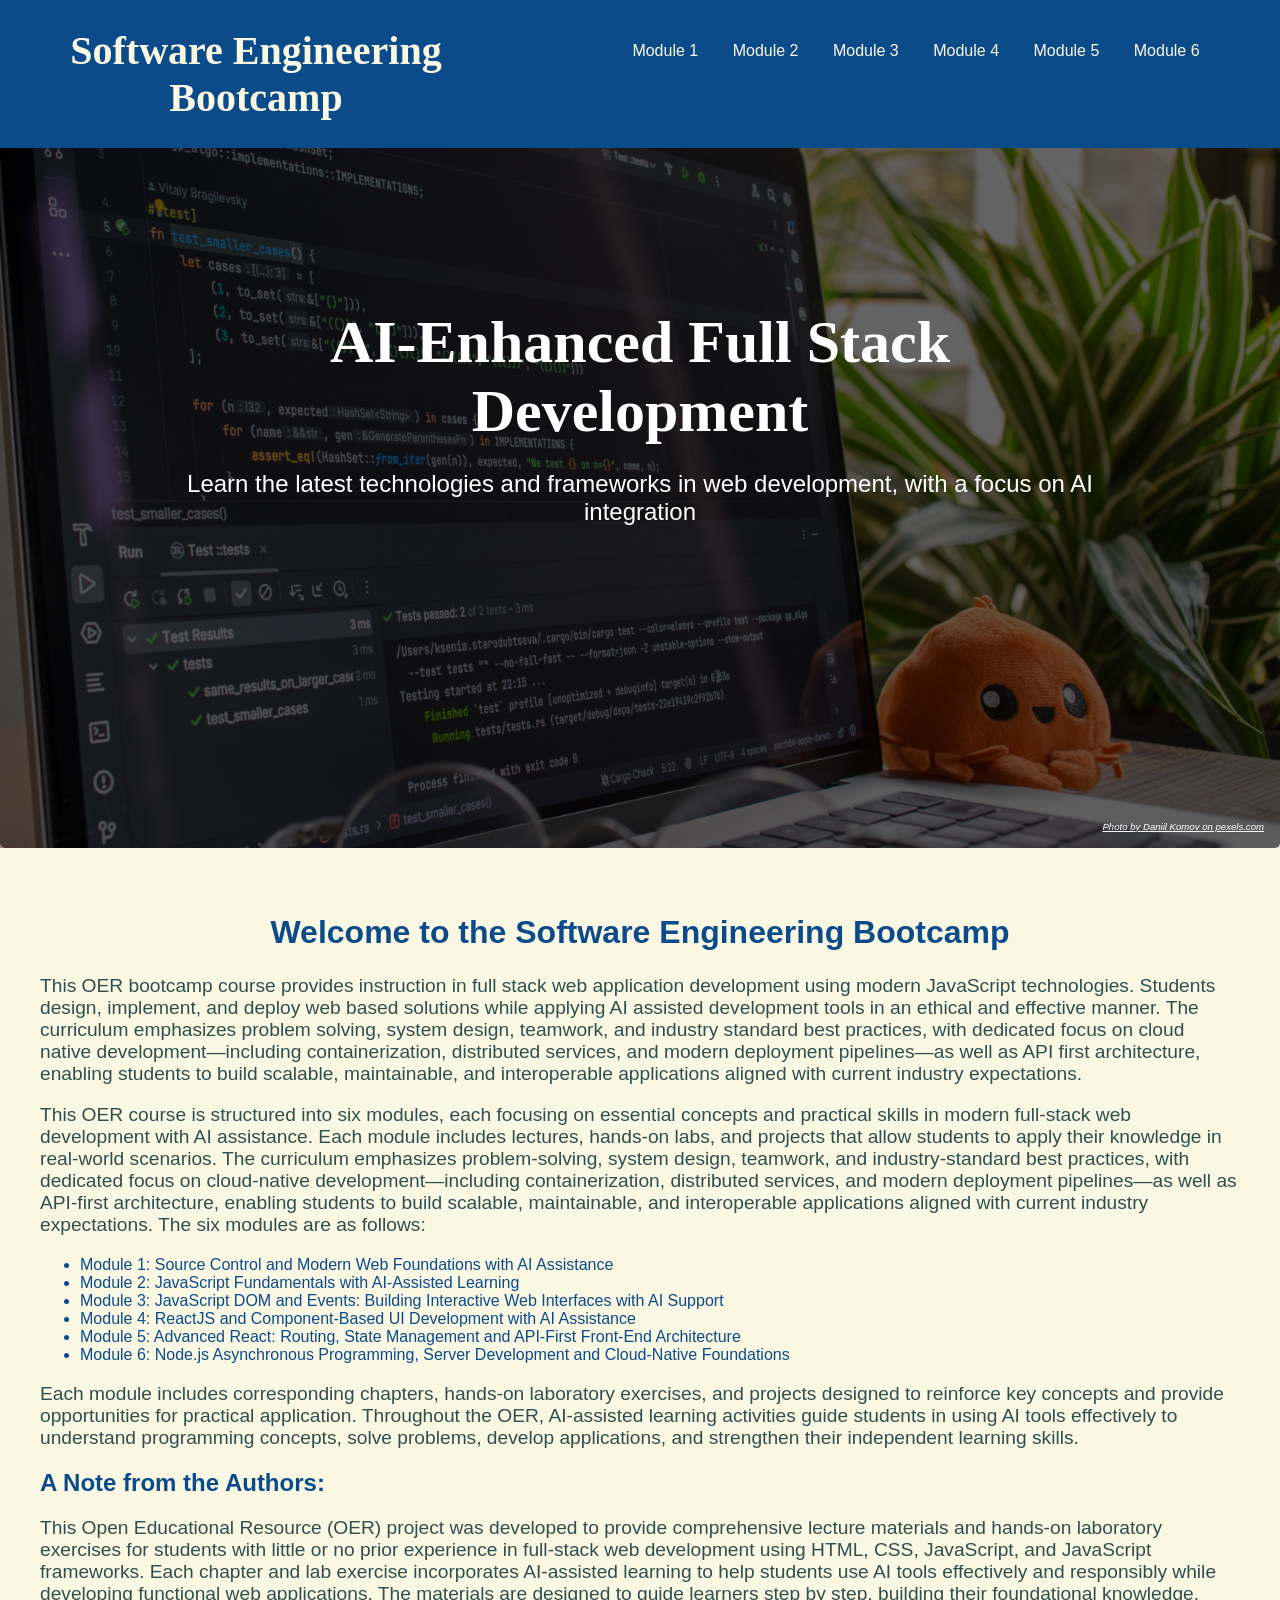
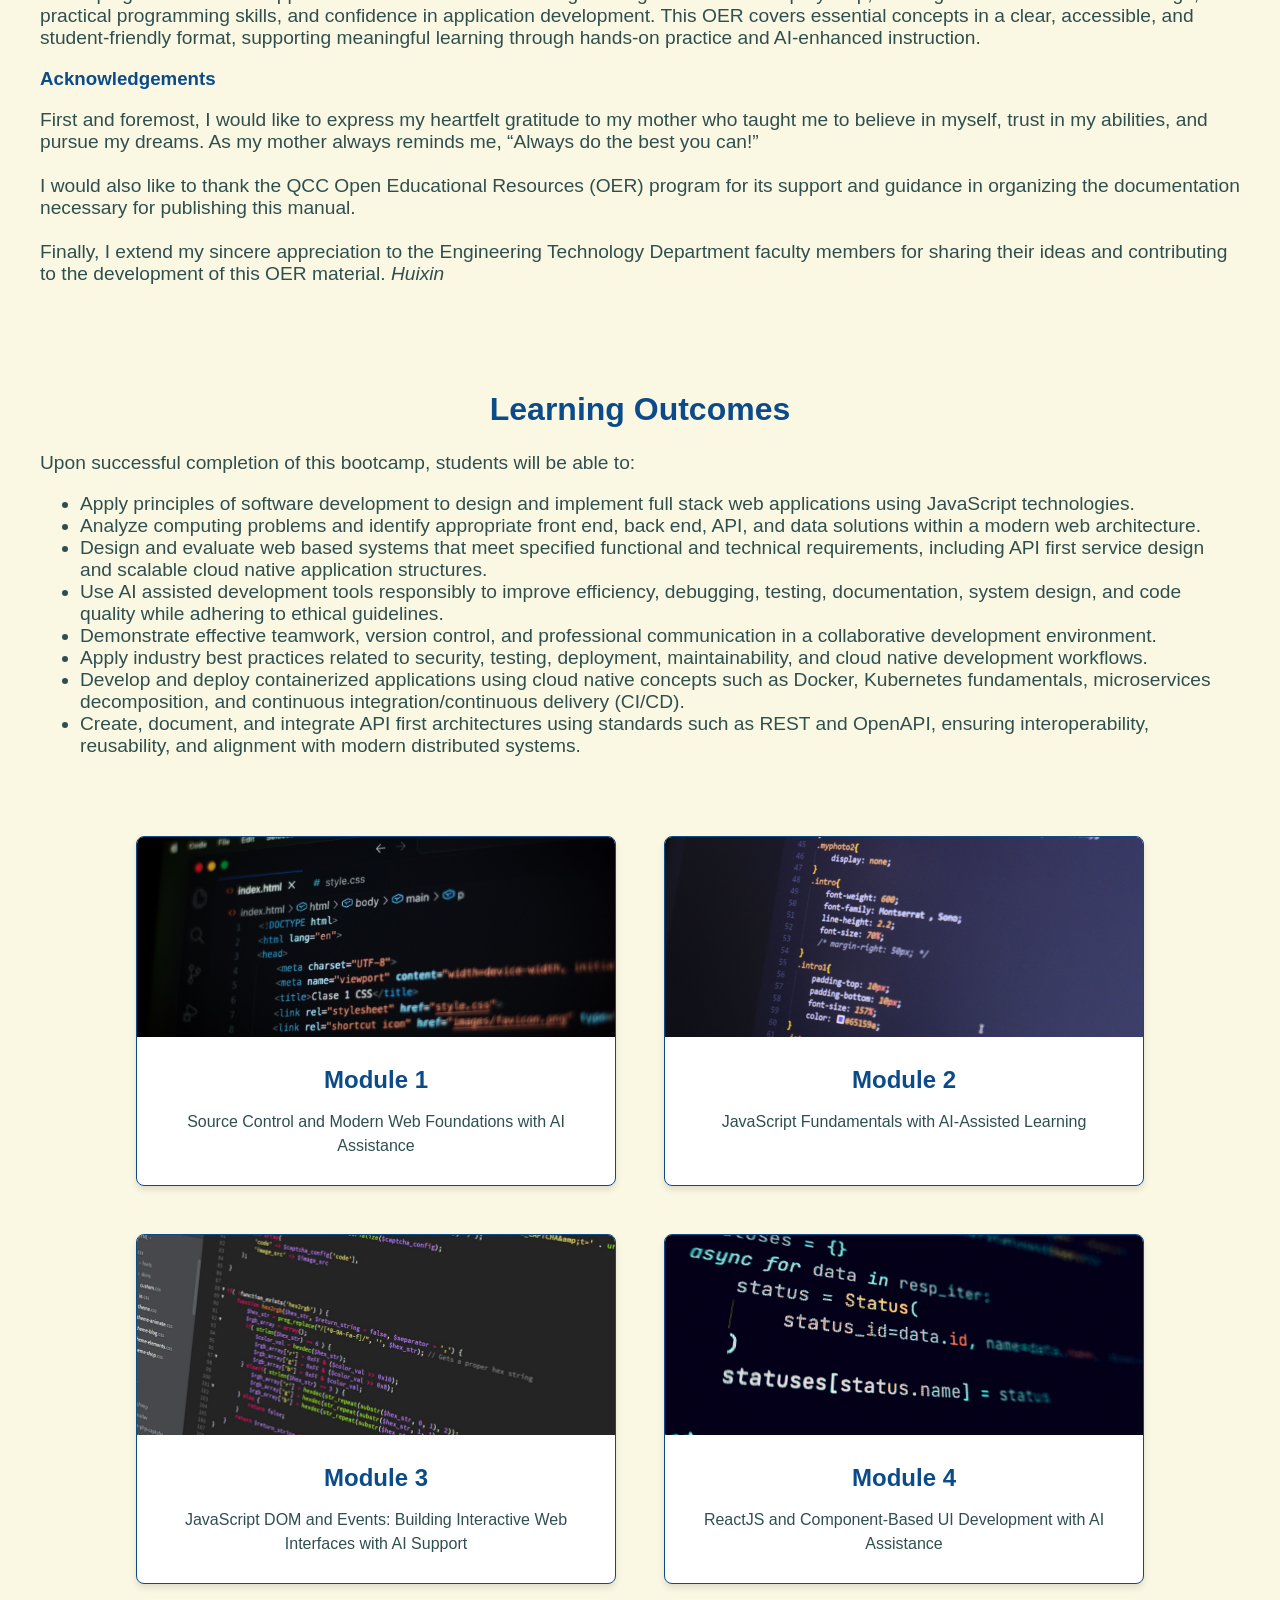
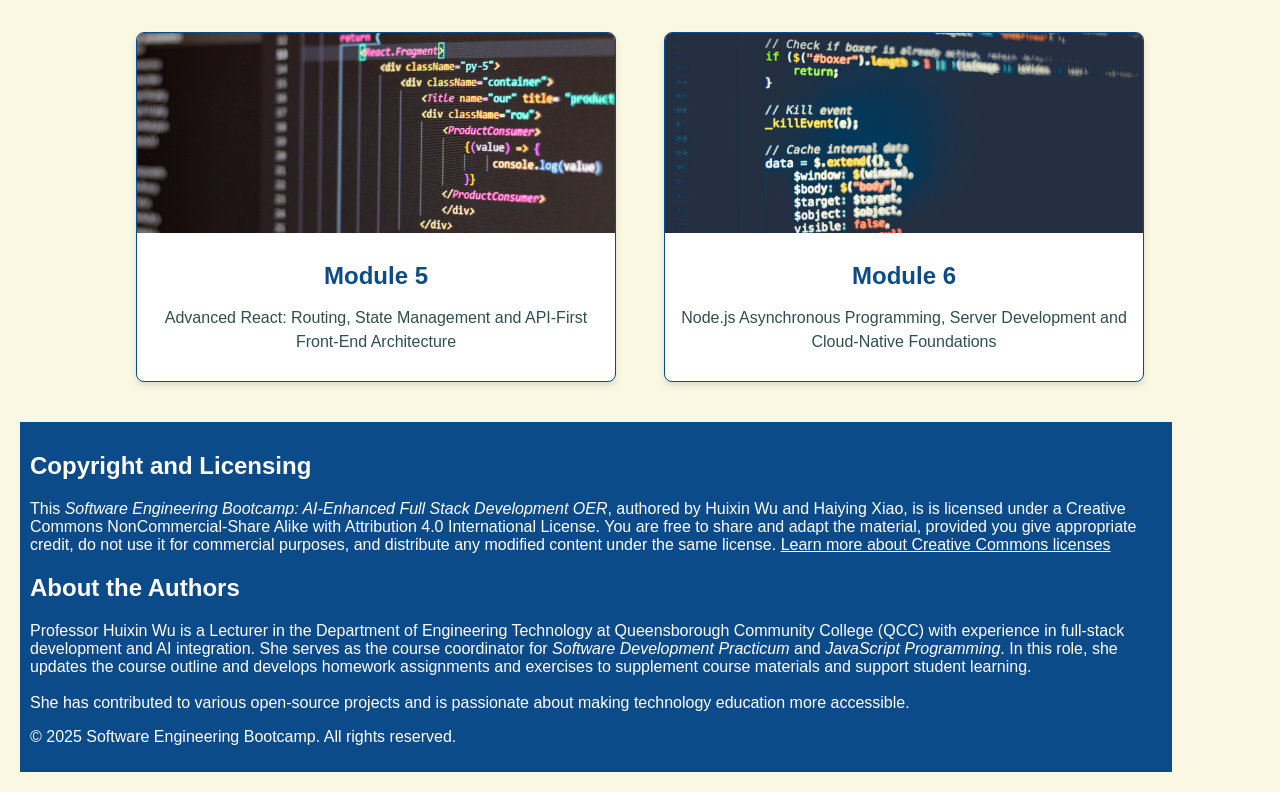
<file: index.html>
<!DOCTYPE html>
<html lang="en">

<head>
    <meta charset="UTF-8">
    <meta name="viewport" content="width=device-width, initial-scale=1.0">
    <title>Software Engineering Bootcamp</title>
    <link rel="stylesheet" href="public/styles/main.css">
</head>

<body>
    <header>
        <h1 class="title">Software Engineering Bootcamp</h1>
        <nav class="navigation">
            <ul class="nav-home">
                <li><a href="src/modules/templates/module1.html">Module 1</a></li>
                <li><a href="src/modules/templates/module2.html">Module 2</a></li>
                <li><a href="src/modules/templates/module3.html">Module 3</a></li>
                <li><a href="src/modules/templates/module4.html">Module 4</a></li>
                <li><a href="src/modules/templates/module5.html">Module 5</a></li>
                <li><a href="src/modules/templates/module6.html">Module 6</a></li>
            </ul>
            <button class="nav-toggle" aria-label="Toggle navigation">&#9776;</button>
            <ul class="nav-menu">
                <li><a href="src/modules/templates/module1.html">Module 1</a></li>
                <li><a href="src/modules/templates/module2.html">Module 2</a></li>
                <li><a href="src/modules/templates/module3.html">Module 3</a></li>
                <li><a href="src/modules/templates/module4.html">Module 4</a></li>
                <li><a href="src/modules/templates/module5.html">Module 5</a></li>
                <li><a href="src/modules/templates/module6.html">Module 6</a></li>
            </ul>
        </nav>
    </header>
    <main>
        <!-- introduction image-->
        <section class="hero">
            <div class="hero-text">
                <h2>AI-Enhanced Full Stack Development</h2>
                <p>Learn the latest technologies and frameworks in web development, with a focus on AI integration</p>
            </div>
            <a class="copyright_img"
                href="https://www.pexels.com/photo/laptop-with-code-display-and-orange-plush-toy-34804009/"
                target="_blank" rel="noopener noreferrer">Photo by Daniil Komov on pexels.com</a>
        </section>

        <section class="introduction">
            <h2 class="subtitle">Welcome to the Software Engineering Bootcamp</h2>
            <p class="text_paragraph">This OER bootcamp course provides instruction in full stack web application
                development using modern JavaScript technologies. Students design, implement, and deploy web based
                solutions while applying AI assisted development tools in an ethical and effective manner. The
                curriculum emphasizes problem solving, system design, teamwork, and industry standard best practices,
                with dedicated focus on cloud native development—including containerization, distributed services, and
                modern deployment pipelines—as well as API first architecture, enabling students to build scalable,
                maintainable, and interoperable applications aligned with current industry expectations.
            <p class="text_paragraph">
                This OER course is structured into six modules, each focusing on essential concepts and practical skills
                in modern full-stack web development with AI assistance. Each module includes lectures, hands-on labs,
                and projects that allow students to apply their knowledge in real-world scenarios. The curriculum
                emphasizes problem-solving, system design, teamwork, and industry-standard best practices, with
                dedicated focus on cloud-native development—including containerization, distributed services, and modern
                deployment pipelines—as well as API-first architecture, enabling students to build scalable,
                maintainable, and interoperable applications aligned with current industry expectations. The six modules
                are as follows:
            <ul>
                <li>Module 1: Source Control and Modern Web Foundations with AI Assistance</li>
                <li>Module 2: JavaScript Fundamentals with AI-Assisted Learning</li>
                <li>Module 3: JavaScript DOM and Events: Building Interactive Web Interfaces with AI Support</li>
                <li>Module 4: ReactJS and Component-Based UI Development with AI Assistance</li>
                <li>Module 5: Advanced React: Routing, State Management and API-First Front-End Architecture</li>
                <li>Module 6: Node.js Asynchronous Programming, Server Development and Cloud-Native Foundations</li>
            </ul>
            </p>
            <p class="text_paragraph">
                Each module includes corresponding chapters, hands-on laboratory exercises, and projects designed to
                reinforce key concepts and provide opportunities for practical application. Throughout the OER,
                AI-assisted learning activities guide students in using AI tools effectively to understand programming
                concepts, solve problems, develop applications, and strengthen their independent learning skills.
            </p>
            </p>
            <h2>A Note from the Authors:</h2>
            <p class="text_paragraph">
                This Open Educational Resource (OER) project was developed to provide comprehensive lecture materials
                and hands-on laboratory exercises for students with little or no prior experience in full-stack web
                development using HTML, CSS, JavaScript, and JavaScript frameworks. Each chapter and lab exercise
                incorporates AI-assisted learning to help students use AI tools effectively and responsibly while
                developing functional web applications. The materials are designed to guide learners step by step,
                building their foundational knowledge, practical programming skills, and confidence in application
                development. This OER covers essential concepts in a clear, accessible, and student-friendly format,
                supporting meaningful learning through hands-on practice and AI-enhanced instruction.
            </p>

            <h3>Acknowledgements</h3>
            <p class="text_paragraph">
                First and foremost, I would like to express my heartfelt gratitude to my mother who taught me to believe
                in myself, trust in my abilities, and pursue my dreams. As my mother always reminds me, “Always do the
                best you can!”
                <br><br>
                I would also like to thank the QCC Open Educational Resources (OER) program for its support and guidance
                in organizing the documentation necessary for publishing this manual.
                <br><br>
                Finally, I extend my sincere appreciation to the Engineering Technology Department faculty members for
                sharing their ideas and contributing to the development of this OER material.
                <em>Huixin</em>
            </p>
        </section>

        <section class="learning-outcomes">
            <h2 class="subtitle">Learning Outcomes</h2>
            <div class="text_paragraph">Upon successful completion of this bootcamp, students will be able to:
                <ul>
                    <li>Apply principles of software development to design and implement full stack web applications
                        using JavaScript technologies.</li>
                    <li>Analyze computing problems and identify appropriate front end, back end, API, and data solutions
                        within a modern web architecture.</li>
                    <li>Design and evaluate web based systems that meet specified functional and technical requirements,
                        including API first service design and scalable cloud native application structures.</li>
                    <li>Use AI assisted development tools responsibly to improve efficiency, debugging, testing,
                        documentation, system design, and code quality while adhering to ethical guidelines.</li>
                    <li>Demonstrate effective teamwork, version control, and professional communication in a
                        collaborative development environment.</li>
                    <li>Apply industry best practices related to security, testing, deployment, maintainability, and
                        cloud native development workflows.</li>
                    <li> Develop and deploy containerized applications using cloud native concepts such as Docker,
                        Kubernetes fundamentals, microservices decomposition, and continuous integration/continuous
                        delivery (CI/CD).
                    </li>
                    <li>Create, document, and integrate API first architectures using standards such as REST and
                        OpenAPI, ensuring interoperability, reusability, and alignment with modern distributed systems.
                    </li>
                </ul>
            </div>

        </section>

        <section class="card-container" id="module-cards">

            <div class="card">
                <a href="src/modules/templates/module1.html" class="card-link">
                    <img src="images/html.jpg" alt="Card Image" class="card-image">
                    <div class="card-content">
                        <h3 class="card-title">Module 1</h3>
                        <p class="card-text">Source Control and Modern Web Foundations with AI Assistance</p>
                    </div>
                </a>
            </div>

            <div class="card">
                <a href="src/modules/templates/module2.html" class="card-link">
                    <img src="images/css.jpg" alt="Card Image" class="card-image">
                    <div class="card-content">
                        <h3 class="card-title">Module 2</h3>
                        <p class="card-text">JavaScript Fundamentals with AI-Assisted Learning</p>
                    </div>
                </a>
            </div>

            <div class="card">
                <a href="src/modules/templates/module3.html" class="card-link">
                    <img src="images/jsdom.jpg" alt="Card Image" class="card-image">
                    <div class="card-content">
                        <h3 class="card-title">Module 3</h3>
                        <p class="card-text">JavaScript DOM and Events: Building Interactive Web Interfaces with AI Support
                        </p>
                </div>
                </a>
            </div>

            <div class="card">
                <a href="src/modules/templates/module4.html" class="card-link">
                    <img src="images/jsprog.jpg" alt="Card Image" class="card-image">
                    <div class="card-content">
                        <h3 class="card-title">Module 4</h3>
                        <p class="card-text">ReactJS and Component-Based UI Development with AI Assistance</p>
                    </div>
                </a>
            </div>

            <div class="card">
                <a href="src/modules/templates/module5.html" class="card-link">
                    <img src="images/reactjs.jpg" alt="Card Image" class="card-image">
                    <div class="card-content">
                        <h3 class="card-title">Module 5</h3>
                        <p class="card-text">Advanced React: Routing, State Management and API-First Front-End Architecture
                        </p>
                    </div>
                </a>
            </div>

            <div class="card">
                <a href="src/modules/templates/module6.html" class="card-link">
                    <img src="images/nodejs.jpg" alt="Card Image" class="card-image">
                    <div class="card-content">
                        <h3 class="card-title">Module 6</h3>
                        <p class="card-text">Node.js Asynchronous Programming, Server Development and Cloud-Native
                            Foundations</p>
                    </div>
                </a>
            </div>
                </div>
        </section>

    </main>
    <footer class="footer">
        <h2>
            Copyright and Licensing
        </h2>
        <p>
            This <em>Software Engineering Bootcamp: AI-Enhanced Full Stack Development OER</em>, authored by Huixin Wu
            and Haiying Xiao, is is licensed under a Creative Commons NonCommercial-Share Alike with Attribution 4.0
            International License. You are free to share and adapt the material, provided you give appropriate credit,
            do not use it for commercial purposes, and distribute any modified content under the same license.
            <a href="https://creativecommons.org/licenses/by-nc-sa/4.0/" target="_blank" rel="noopener noreferrer"
                style="color: white; text-decoration: underline;">Learn more about Creative Commons licenses</a>
        </p>
        <h2>About the Authors</h2>
        <p>
            Professor Huixin Wu is a Lecturer in the Department of Engineering Technology at Queensborough Community
            College (QCC) with experience in full-stack development and AI integration. She serves as the course
            coordinator for <em>Software Development Practicum</em> and <em>JavaScript Programming</em>. In this role,
            she updates the course outline and develops homework assignments and exercises to supplement course
            materials and support student learning.
            <br><br>She has contributed to various open-source projects and is passionate about making technology
            education more accessible.
        </p>
        <p>© 2025 Software Engineering Bootcamp. All rights reserved.</p>
    </footer>
    <script src="../scripts/main.js"></script>
</body>

</html>
</file>
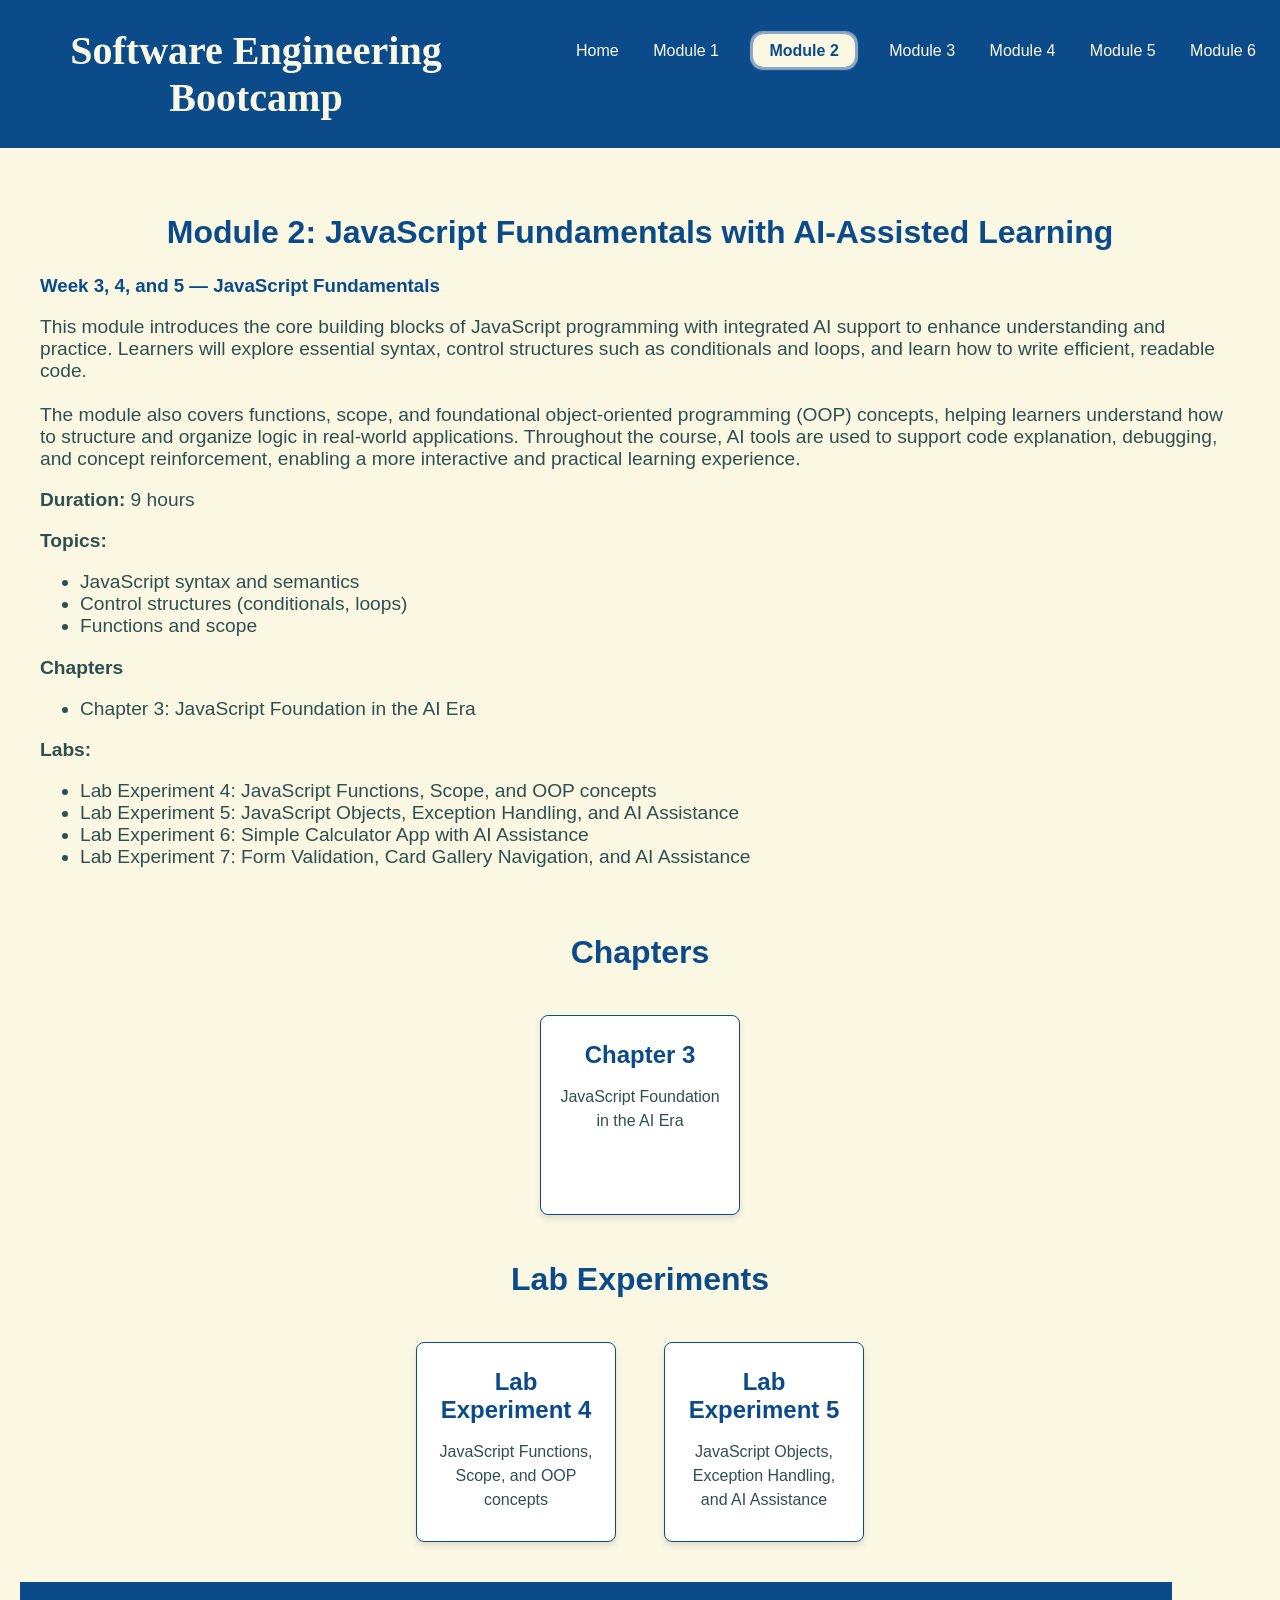
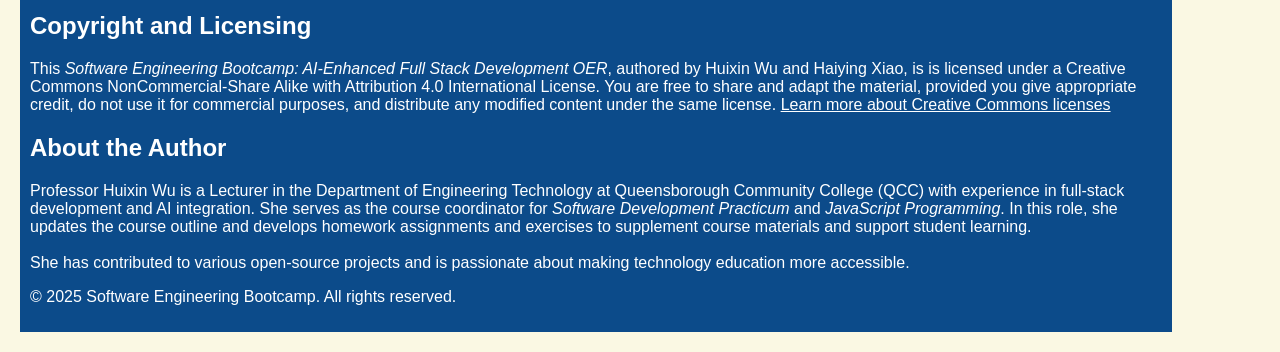
<file: src/modules/templates/module2.html>
<!DOCTYPE html>
<html lang="en">
<head>
    <meta charset="UTF-8">
    <meta name="viewport" content="width=device-width, initial-scale=1.0">
    <title>Module 2: JavaScript Fundamentals with AI-Assisted Learning</title>
    <link rel="stylesheet" href="../../../public/styles/main.css">
</head>
<body>
    <header>
        <h1 class="title">Software Engineering Bootcamp</h1>
        <nav class="navigation">
            <ul class="nav-home">
                <li><a href="../../../index.html#module-cards">Home</a></li>
                <li><a href="../../modules/templates/module1.html">Module 1</a></li>
                <li><a href="#" class="inactivemodule">Module 2</a></li>
                <li><a href="../../modules/templates/module3.html">Module 3</a></li>
                <li><a href="../../modules/templates/module4.html">Module 4</a></li>
                <li><a href="../../modules/templates/module5.html">Module 5</a></li>
                <li><a href="../../modules/templates/module6.html">Module 6</a></li>
            </ul>
            <button class="nav-toggle" aria-label="Toggle navigation">&#9776;</button>
            <ul class="nav-menu">
                <li><a href="../../../index.html#module-cards">Home</a></li>
                <li><a href="../../modules/templates/module1.html">Module 1</a></li>
                <li><a href="../../modules/templates/module3.html">Module 3</a></li>
                <li><a href="../../modules/templates/module4.html">Module 4</a></li>
                <li><a href="../../modules/templates/module5.html">Module 5</a></li>
                <li><a href="../../modules/templates/module6.html">Module 6</a></li>
            </ul>
        </nav>
    </header>
    <main>
        <section class="module-content">
            <h2 class="subtitle">Module 2: JavaScript Fundamentals with AI-Assisted Learning</h2>
            <h3>Week 3, 4, and 5 — JavaScript Fundamentals</h3>
            <div class="text_paragraph">This module introduces the core building blocks of JavaScript programming with integrated AI support to enhance understanding and practice. Learners will explore essential syntax, control structures such as conditionals and loops, and learn how to write efficient, readable code.
            <br><br>
            The module also covers functions, scope, and foundational object-oriented programming (OOP) concepts, helping learners understand how to structure and organize logic in real-world applications. Throughout the course, AI tools are used to support code explanation, debugging, and concept reinforcement, enabling a more interactive and practical learning experience.
            </div>
            <div class="text_paragraph">
                <p><b>Duration:</b> 9 hours</p>
                
                <div>
                    <b>Topics:</b>
                    <ul>
                        <li>JavaScript syntax and semantics</li>
                        <li>Control structures (conditionals, loops)</li>
                        <li>Functions and scope</li>
                    </ul>
                </div>

                <div><b>Chapters</b>
                    <ul>
                        <li>Chapter 3: JavaScript Foundation in the AI Era</li>
                    </ul>
                </div>

                <div><b>Labs:</b>
                    <ul>
                        <li>Lab Experiment 4: JavaScript Functions, Scope, and OOP concepts</li>
                        <li>Lab Experiment 5: JavaScript Objects, Exception Handling, and AI Assistance</li>
                        <li>Lab Experiment 6: Simple Calculator App with AI Assistance</li>
                        <li>Lab Experiment 7: Form Validation, Card Gallery Navigation, and AI Assistance</li>
                    </ul>
                </div>
            </div>

        </section>
    </main>
    <article>
        <h2 class="subtitle">Chapters</h2>
        <section class="card-container">
                <div class="card-chapter">
                    <a href="../files/chapters_pdf/chapter3_JavaScript.pdf" class="card-link" target="_blank" rel="noopener noreferrer">
                    <div class="card-content">
                        <h3 class="card-title">Chapter 3</h3>
                        <p class="card-text">JavaScript Foundation in the AI Era</p>
                    </div>
                    </a>
                </div>


        </section>
    </article>
    <article>
        <h2 class="subtitle">Lab Experiments</h2>
        <section class="card-container">
                <div class="card-chapter">
                    <a href="../files/lab_pdf/labExperiment4_JavaScriptFundamental.pdf" class="card-link" target="_blank" rel="noopener noreferrer">
                    <div class="card-content">
                        <h3 class="card-title">Lab Experiment 4</h3>
                        <p class="card-text">JavaScript Functions, Scope, and OOP concepts</p>
                    </div>
                    </a>
                </div>

                <div class="card-chapter">
                    <a href="../files/lab_pdf/labExperiment5_JavaScript_object_exception.pdf" class="card-link" target="_blank" rel="noopener noreferrer">
                    <div class="card-content">
                        <h3 class="card-title">Lab Experiment 5</h3>
                        <p class="card-text">JavaScript Objects, 
Exception Handling, and AI Assistance</p>
                    </div>
                    </a>
                </div>
        </section>
    </article>
<footer class="footer">
        <h2>
           Copyright and Licensing
        </h2>
        <p>
            This <em>Software Engineering Bootcamp: AI-Enhanced Full Stack Development OER</em>, authored by Huixin Wu and Haiying Xiao, is is licensed under a Creative Commons NonCommercial-Share Alike with Attribution 4.0 International License. You are free to share and adapt the material, provided you give appropriate credit, do not use it for commercial purposes, and distribute any modified content under the same license.  
            <a href="https://creativecommons.org/licenses/by-nc-sa/4.0/" target="_blank" rel="noopener noreferrer" style="color: white; text-decoration: underline;">Learn more about Creative Commons licenses</a>
        </p>
        <h2>About the Author</h2>
        <p>
            Professor Huixin Wu is a Lecturer in the Department of Engineering Technology at Queensborough Community College (QCC) with experience in full-stack development and AI integration. She serves as the course coordinator for <em>Software Development Practicum</em> and <em>JavaScript Programming</em>. In this role, she updates the course outline and develops homework assignments and exercises to supplement course materials and support student learning. 
            <br><br>She has contributed to various open-source projects and is passionate about making technology education more accessible.
        </p>
         <p>© 2025 Software Engineering Bootcamp. All rights reserved.</p>
    </footer>
    <script src="../../../scripts/main.js"></script>
</body>
</html>
</file>
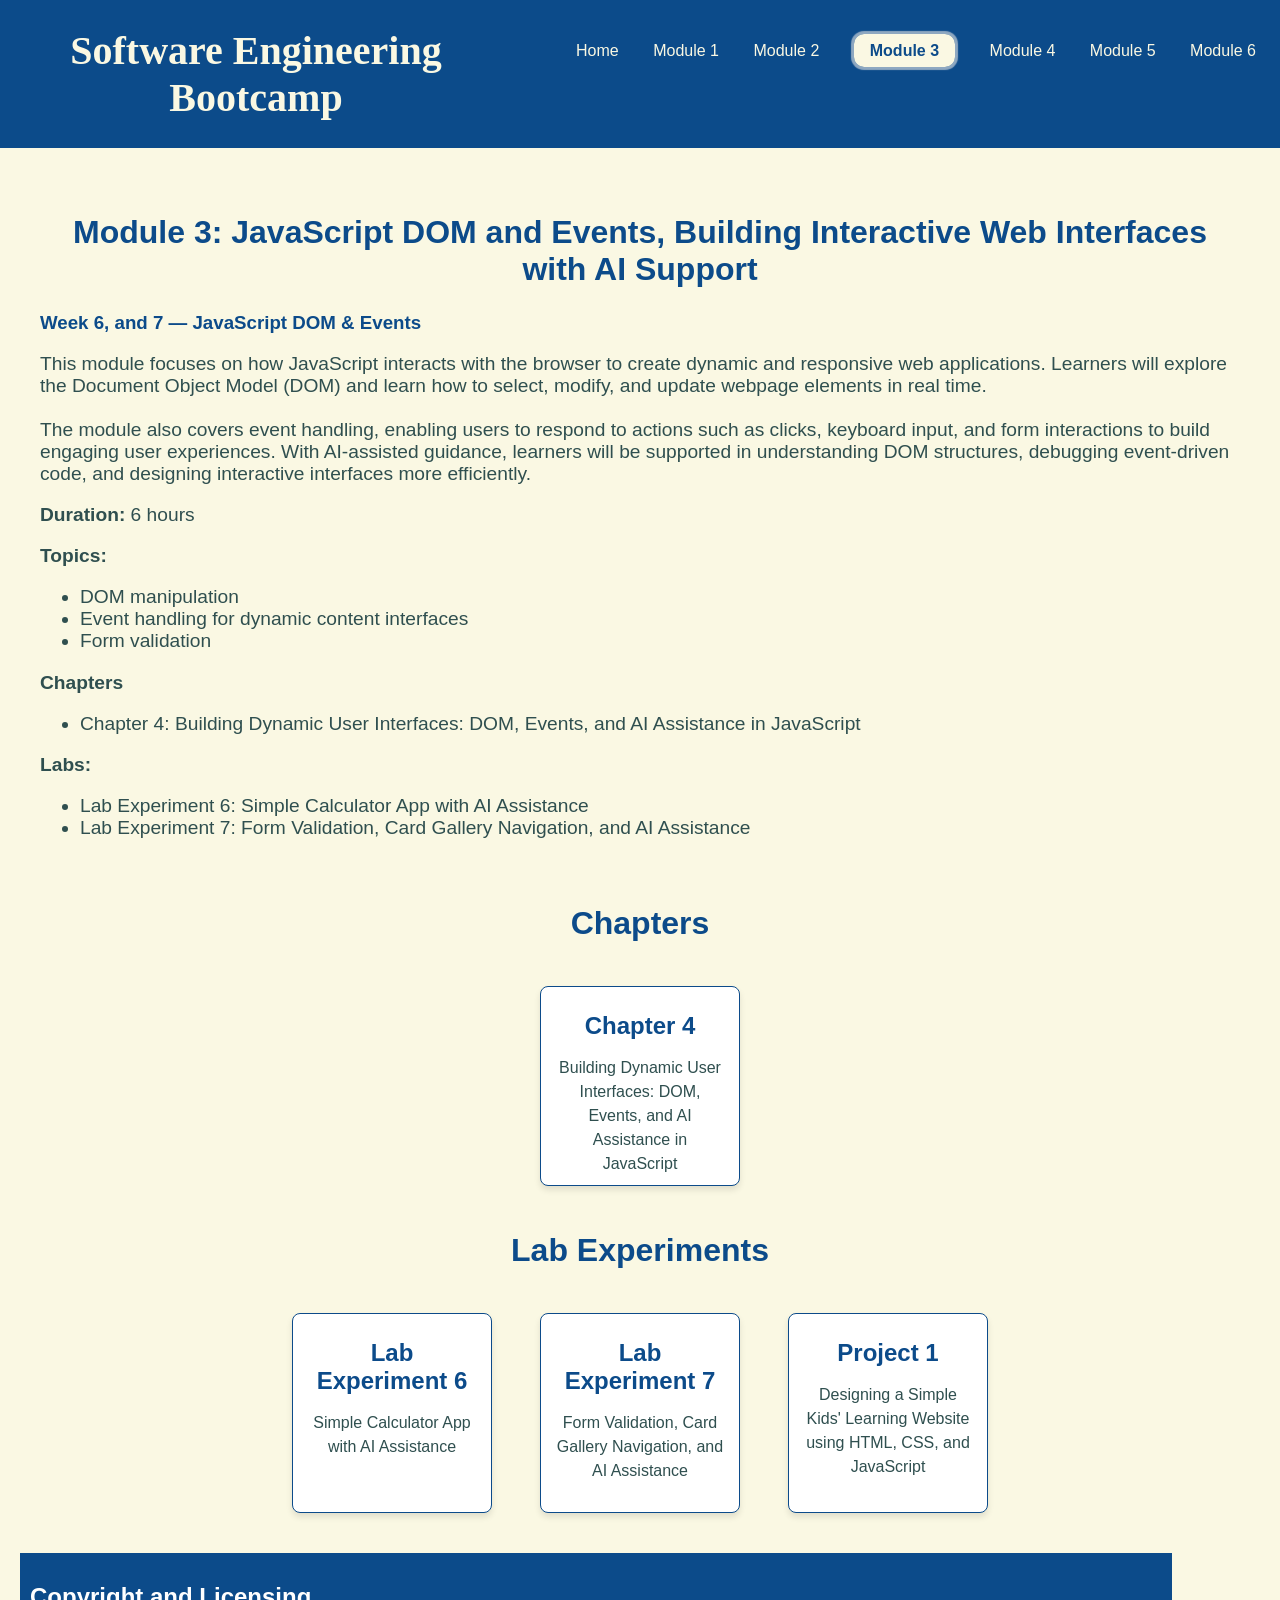
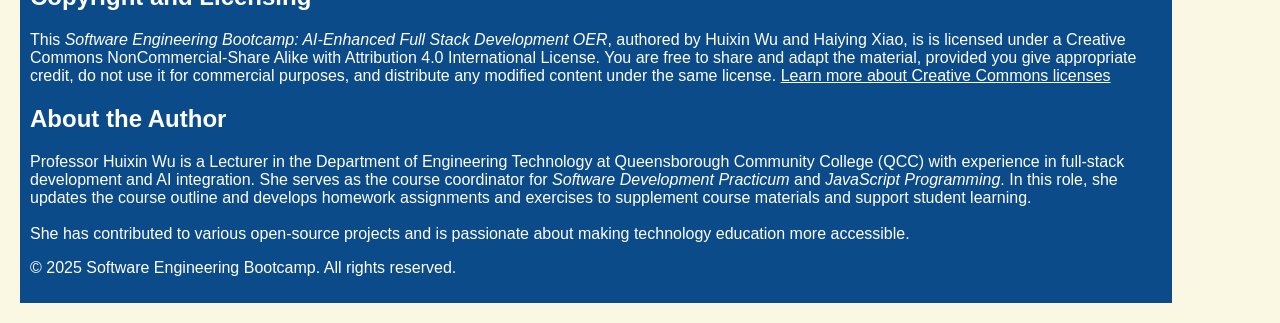
<file: src/modules/templates/module3.html>
<!DOCTYPE html>
<html lang="en">
<head>
    <meta charset="UTF-8">
    <meta name="viewport" content="width=device-width, initial-scale=1.0">
    <title>Module 3: Advanced JavaScript Concepts</title>
    <link rel="stylesheet" href="../../../public/styles/main.css">
</head>
<body>
    <header>
        <h1 class="title">Software Engineering Bootcamp</h1>
        <nav class="navigation">
            <ul class="nav-home">
                <li><a href="../../../index.html#module-cards">Home</a></li>
                <li><a href="../../modules/templates/module1.html">Module 1</a></li>
                <li><a href="../../modules/templates/module2.html">Module 2</a></li>
                <li><a href="#" class="inactivemodule">Module 3</a></li>
                <li><a href="../../modules/templates/module4.html">Module 4</a></li>
                <li><a href="../../modules/templates/module5.html">Module 5</a></li>
                <li><a href="../../modules/templates/module6.html">Module 6</a></li>
            </ul>
            <button class="nav-toggle" aria-label="Toggle navigation">&#9776;</button>
            <ul class="nav-menu">
                <li><a href="../../../index.html#module-cards">Home</a></li>
                <li><a href="../../modules/templates/module1.html">Module 1</a></li>
                <li><a href="../../modules/templates/module2.html">Module 2</a></li>
                <li><a href="../../modules/templates/module4.html">Module 4</a></li>
                <li><a href="../../modules/templates/module5.html">Module 5</a></li>
                <li><a href="../../modules/templates/module6.html">Module 6</a></li>
            </ul>
        </nav>
    </header>
    <main>
        <section class="module-content">
            <h2 class="subtitle">Module 3: JavaScript DOM and Events, Building Interactive Web Interfaces with AI Support</h2>
            <h3>Week 6, and 7 — JavaScript DOM & Events</h3>
            <div class="text_paragraph">This module focuses on how JavaScript interacts with the browser to create dynamic and responsive web applications. Learners will explore the Document Object Model (DOM) and learn how to select, modify, and update webpage elements in real time.

            <br><br>
            The module also covers event handling, enabling users to respond to actions such as clicks, keyboard input, and form interactions to build engaging user experiences. With AI-assisted guidance, learners will be supported in understanding DOM structures, debugging event-driven code, and designing interactive interfaces more efficiently.
            </div>
            <div class="text_paragraph">
                <p><b>Duration:</b> 6 hours</p>
                
                <div>
                    <b>Topics:</b>
                    <ul>
                        <li>DOM manipulation</li>
                        <li>Event handling for dynamic content interfaces</li>
                        <li>Form validation</li>
                    </ul>
                </div>

                <div><b>Chapters</b>
                    <ul>
                        <li>Chapter 4: Building Dynamic User Interfaces: DOM, Events, and AI Assistance in JavaScript</li>
                    </ul>
                </div>

                <div><b>Labs:</b>
                    <ul>
                        <li>Lab Experiment 6: Simple Calculator App with AI Assistance</li>
                        <li>Lab Experiment 7: Form Validation, Card Gallery Navigation, and AI Assistance</li>
                    </ul>
                </div>
            </div>

        </section>
    </main>
    <article>
        <h2 class="subtitle">Chapters</h2>
        <section class="card-container">
                <div class="card-chapter">
                    <a href="../files/chapters_pdf/chapter4_DOM_Events.pdf" class="card-link" target="_blank" rel="noopener noreferrer">
                    <div class="card-content">
                        <h3 class="card-title">Chapter 4</h3>
                        <p class="card-text">Building Dynamic User Interfaces: DOM, Events, and AI Assistance in JavaScript</p>
                    </div>
                    </a>
                </div>


        </section>
    </article>
    <article>
        <h2 class="subtitle">Lab Experiments</h2>
        <section class="card-container">
               <div class="card-chapter">
                    <a href="../files/lab_pdf/labExperiment6_JavaScript_DOM_mouse_event.pdf" class="card-link" target="_blank" rel="noopener noreferrer">
                    <div class="card-content">
                        <h3 class="card-title">Lab Experiment 6</h3>
                        <p class="card-text">Simple Calculator App with AI Assistance</p>
                    </div>
                    </a>
                </div>

                <div class="card-chapter">
                    <a href="../files/lab_pdf/labExperiment7_JavaScript_events.pdf" class="card-link" target="_blank" rel="noopener noreferrer">
                    <div class="card-content">
                        <h3 class="card-title">Lab Experiment 7</h3>
                        <p class="card-text">Form Validation, Card Gallery Navigation, and AI Assistance </p>
                    </div>
                    </a>
                </div>

                 <div class="card-chapter">
                    <a href="" class="card-link linkinactive" target="_blank" rel="noopener noreferrer">
                    <div class="card-content">
                        <h3 class="card-title">Project 1</h3>
                        <p class="card-text">Designing a Simple Kids' Learning Website using HTML, CSS, and JavaScript</p>
                    </div>
                    </a>
                </div>
                
        </section>
    </article>
<footer class="footer">
        <h2>
           Copyright and Licensing
        </h2>
        <p>
            This <em>Software Engineering Bootcamp: AI-Enhanced Full Stack Development OER</em>, authored by Huixin Wu and Haiying Xiao, is is licensed under a Creative Commons NonCommercial-Share Alike with Attribution 4.0 International License. You are free to share and adapt the material, provided you give appropriate credit, do not use it for commercial purposes, and distribute any modified content under the same license.  
            <a href="https://creativecommons.org/licenses/by-nc-sa/4.0/" target="_blank" rel="noopener noreferrer" style="color: white; text-decoration: underline;">Learn more about Creative Commons licenses</a>
        </p>
        <h2>About the Author</h2>
        <p>
            Professor Huixin Wu is a Lecturer in the Department of Engineering Technology at Queensborough Community College (QCC) with experience in full-stack development and AI integration. She serves as the course coordinator for <em>Software Development Practicum</em> and <em>JavaScript Programming</em>. In this role, she updates the course outline and develops homework assignments and exercises to supplement course materials and support student learning. 
            <br><br>She has contributed to various open-source projects and is passionate about making technology education more accessible.
        </p>
         <p>© 2025 Software Engineering Bootcamp. All rights reserved.</p>
    </footer>
    <script src="../../../scripts/main.js"></script>
</body>
</html>
</file>
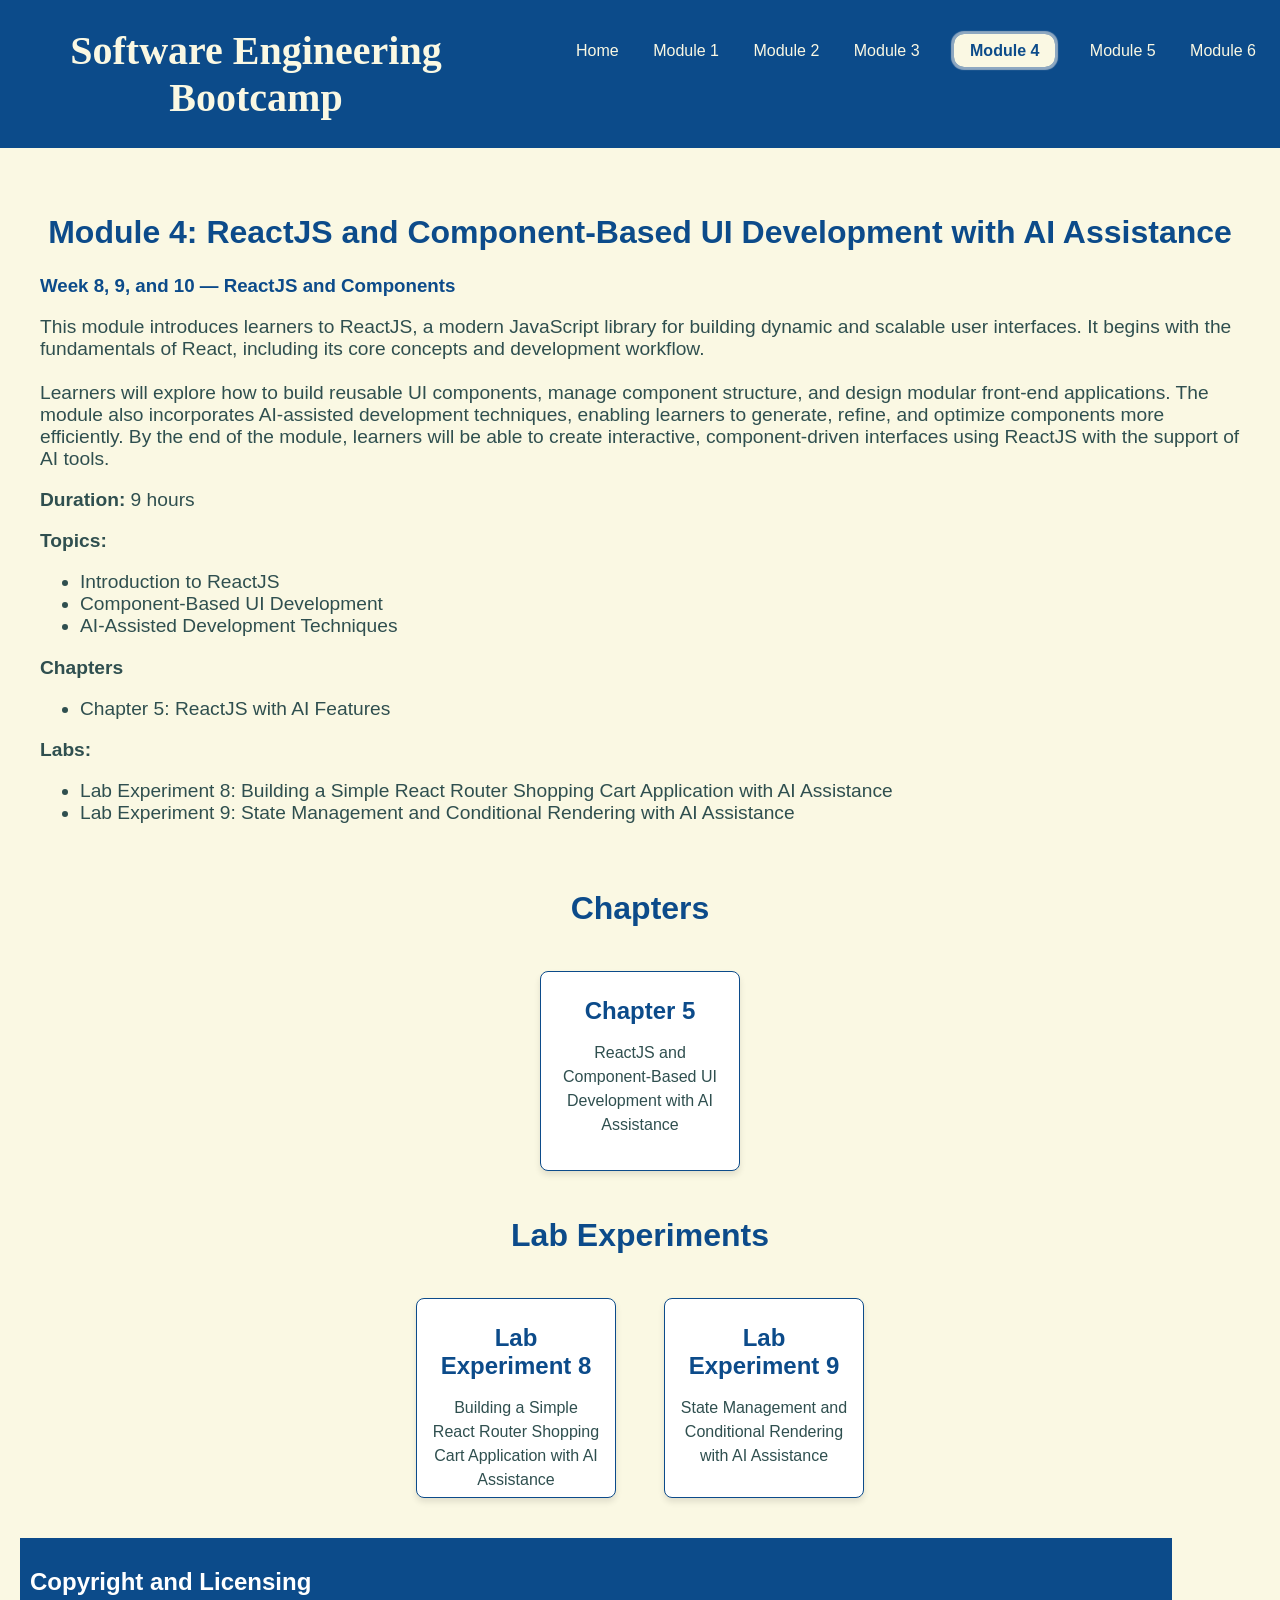
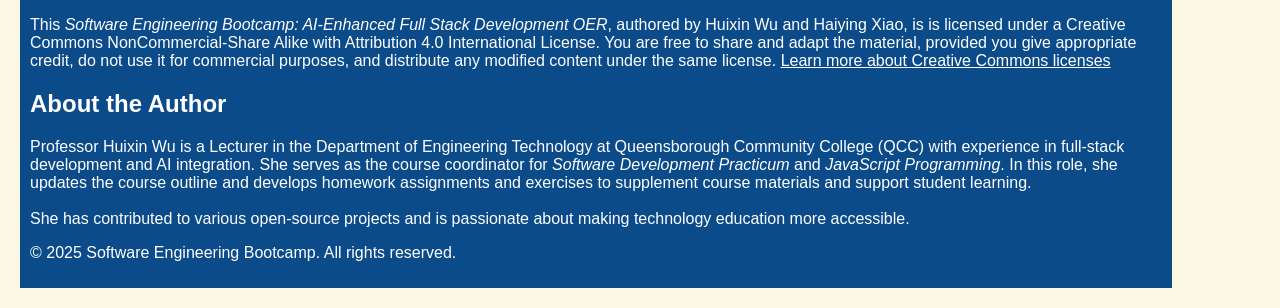
<file: src/modules/templates/module4.html>
<!DOCTYPE html>
<html lang="en">
<head>
    <meta charset="UTF-8">
    <meta name="viewport" content="width=device-width, initial-scale=1.0">
    <title>Module 4: ReactJS</title>
    <link rel="stylesheet" href="../../../public/styles/main.css">
</head>
<body>
    <header>
        <h1 class="title">Software Engineering Bootcamp</h1>
        <nav class="navigation">
            <ul class="nav-home">
                <li><a href="../../../index.html#module-cards">Home</a></li>
                <li><a href="../../modules/templates/module1.html">Module 1</a></li>
                <li><a href="../../modules/templates/module2.html">Module 2</a></li>
                <li><a href="../../modules/templates/module3.html">Module 3</a></li>
                <li><a href="#" class="inactivemodule">Module 4</a></li>
                <li><a href="../../modules/templates/module5.html">Module 5</a></li>
                <li><a href="../../modules/templates/module6.html">Module 6</a></li>
            </ul>
            <button class="nav-toggle" aria-label="Toggle navigation">&#9776;</button>
            <ul class="nav-menu">
                <li><a href="../../../index.html#module-cards">Home</a></li>
                <li><a href="../../modules/templates/module1.html">Module 1</a></li>
                <li><a href="../../modules/templates/module2.html">Module 2</a></li>
                <li><a href="../../modules/templates/module3.html">Module 3</a></li>
                <li><a href="../../modules/templates/module5.html">Module 5</a></li>
                <li><a href="../../modules/templates/module6.html">Module 6</a></li>
            </ul>
        </nav>
    </header>
    <main>
        <section class="module-content">
            <h2 class="subtitle">Module 4: ReactJS and Component-Based UI Development with AI Assistance</h2>
            <h3>Week 8, 9, and 10 — ReactJS and Components</h3>
            <div class="text_paragraph">This module introduces learners to ReactJS, a modern JavaScript library for building dynamic and scalable user interfaces. It begins with the fundamentals of React, including its core concepts and development workflow.

            <br><br>
            Learners will explore how to build reusable UI components, manage component structure, and design modular front-end applications. The module also incorporates AI-assisted development techniques, enabling learners to generate, refine, and optimize components more efficiently. By the end of the module, learners will be able to create interactive, component-driven interfaces using ReactJS with the support of AI tools.
            </div>
            <div class="text_paragraph">
                <p><b>Duration:</b> 9 hours</p>
                
                <div>
                    <b>Topics:</b>
                    <ul>
                        <li>Introduction to ReactJS</li>
                        <li>Component-Based UI Development</li>
                        <li>AI-Assisted Development Techniques</li>
                    </ul>
                </div>

                <div><b>Chapters</b>
                    <ul>
                        <li>Chapter 5: ReactJS with AI Features</li>
                    </ul>
                </div>

                <div><b>Labs:</b>
                    <ul>
                        <li>Lab Experiment 8: Building a Simple React Router Shopping Cart Application with AI Assistance</li>
                        <li>Lab Experiment 9: State Management and Conditional Rendering with AI Assistance</li>
                    </ul>
                </div>
            </div>

        </section>
    </main>
    <article>
        <h2 class="subtitle">Chapters</h2>
        <section class="card-container">
                <div class="card-chapter">
                    <a href="../files/chapters_pdf/chapter5_reactjs.pdf" class="card-link" target="_blank" rel="noopener noreferrer">
                    <div class="card-content">
                        <h3 class="card-title">Chapter 5</h3>
                        <p class="card-text">ReactJS and Component-Based UI Development with AI Assistance</p>
                    </div>
                    </a>
                </div>


        </section>
    </article>
    <article>
        <h2 class="subtitle">Lab Experiments</h2>
        <section class="card-container">
               <div class="card-chapter">
                    <a href="../files/lab_pdf/labExperiment8_react_routing_state.pdf" class="card-link" target="_blank" rel="noopener noreferrer">
                    <div class="card-content">
                        <h3 class="card-title">Lab Experiment 8</h3>
                        <p class="card-text">Building a Simple React Router Shopping Cart Application with AI Assistance</p>
                    </div>
                    </a>
                </div>

                <div class="card-chapter">
                    <a href="../files/lab_pdf/labExperiment8_react_routing_state.pdf" class="card-link" target="_blank" rel="noopener noreferrer">
                    <div class="card-content">
                        <h3 class="card-title">Lab Experiment 9</h3>
                        <p class="card-text">State Management and Conditional Rendering with AI Assistance</p>
                    </div>
                    </a>
                </div>

                
                
        </section>
    </article>
<footer class="footer">
        <h2>
           Copyright and Licensing
        </h2>
        <p>
            This <em>Software Engineering Bootcamp: AI-Enhanced Full Stack Development OER</em>, authored by Huixin Wu and Haiying Xiao, is is licensed under a Creative Commons NonCommercial-Share Alike with Attribution 4.0 International License. You are free to share and adapt the material, provided you give appropriate credit, do not use it for commercial purposes, and distribute any modified content under the same license.  
            <a href="https://creativecommons.org/licenses/by-nc-sa/4.0/" target="_blank" rel="noopener noreferrer" style="color: white; text-decoration: underline;">Learn more about Creative Commons licenses</a>
        </p>
        <h2>About the Author</h2>
        <p>
            Professor Huixin Wu is a Lecturer in the Department of Engineering Technology at Queensborough Community College (QCC) with experience in full-stack development and AI integration. She serves as the course coordinator for <em>Software Development Practicum</em> and <em>JavaScript Programming</em>. In this role, she updates the course outline and develops homework assignments and exercises to supplement course materials and support student learning. 
            <br><br>She has contributed to various open-source projects and is passionate about making technology education more accessible.
        </p>
         <p>© 2025 Software Engineering Bootcamp. All rights reserved.</p>
    </footer>
    <script src="../../../scripts/main.js"></script>
</body>
</html>
</file>
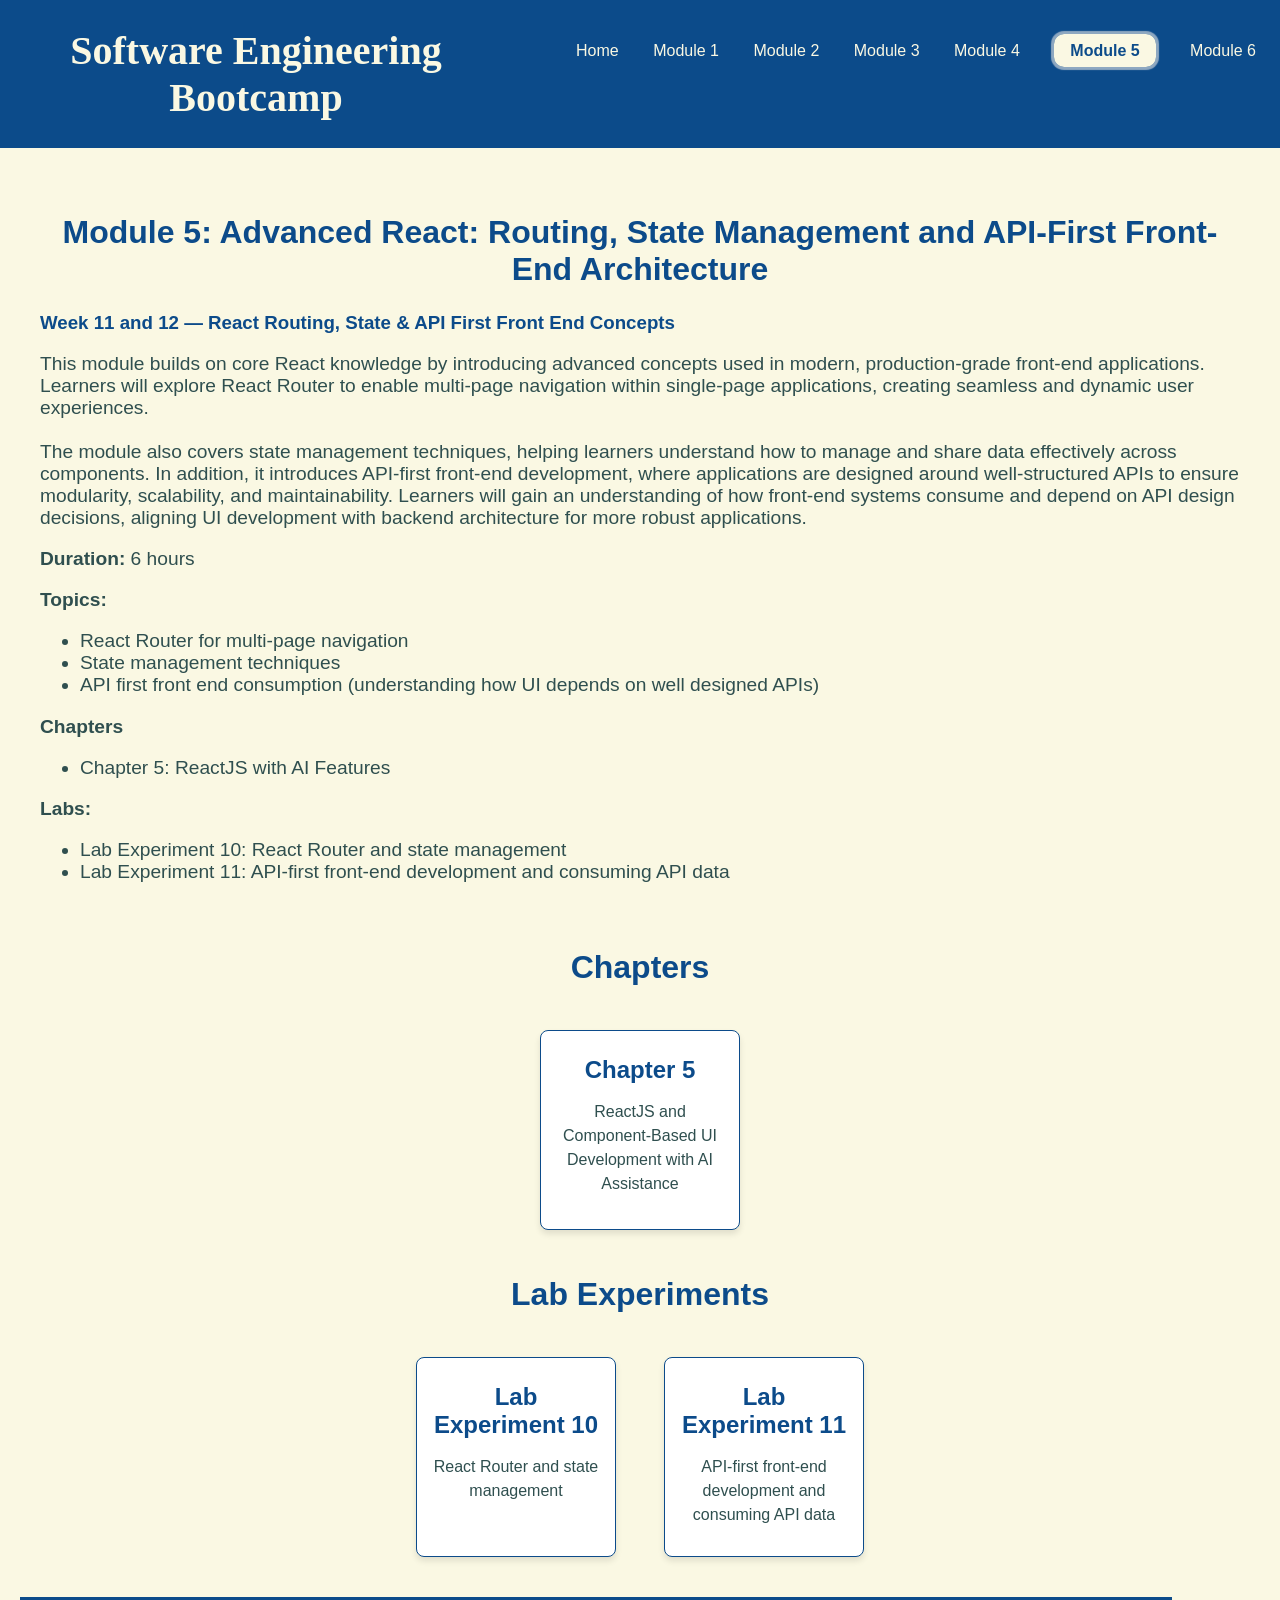
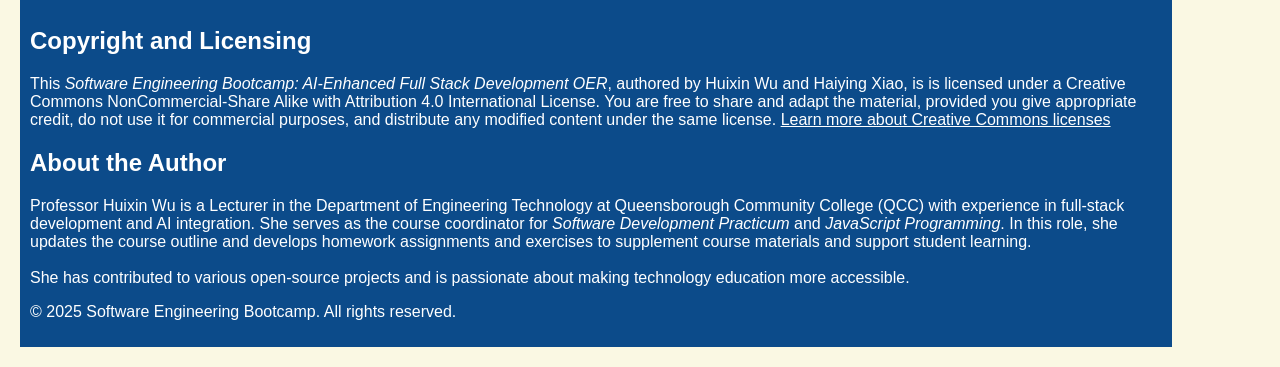
<file: src/modules/templates/module5.html>
<!DOCTYPE html>
<html lang="en">
<head>
    <meta charset="UTF-8">
    <meta name="viewport" content="width=device-width, initial-scale=1.0">
    <title>Module 5: Advanced ReactJS</title>
    <link rel="stylesheet" href="../../../public/styles/main.css">
</head>
<body>
    <header>
        <h1 class="title">Software Engineering Bootcamp</h1>
        <nav class="navigation">
            <ul class="nav-home">
                <li><a href="../../../index.html#module-cards">Home</a></li>
                <li><a href="../../modules/templates/module1.html">Module 1</a></li>
                <li><a href="../../modules/templates/module2.html">Module 2</a></li>
                <li><a href="../../modules/templates/module3.html">Module 3</a></li>
                <li><a href="../../modules/templates/module4.html">Module 4</a></li>
                <li><a href="#" class="inactivemodule">Module 5</a></li>
                <li><a href="../../modules/templates/module6.html">Module 6</a></li>
            </ul>
            <button class="nav-toggle" aria-label="Toggle navigation">&#9776;</button>
            <ul class="nav-menu">
                <li><a href="../../../index.html#module-cards">Home</a></li>
                <li><a href="../../modules/templates/module1.html">Module 1</a></li>
                <li><a href="../../modules/templates/module2.html">Module 2</a></li>
                <li><a href="../../modules/templates/module3.html">Module 3</a></li>
                <li><a href="../../modules/templates/module4.html">Module 4</a></li>
                <li><a href="../../modules/templates/module6.html">Module 6</a></li>
            </ul>
        </nav>
    </header>
    <main>
        <section class="module-content">
            <h2 class="subtitle">Module 5: Advanced React: Routing, State Management and API-First Front-End Architecture</h2>
            <h3>Week 11 and 12 — React Routing, State & API First Front End Concepts</h3>
            <div class="text_paragraph">This module builds on core React knowledge by introducing advanced concepts used in modern, production-grade front-end applications. Learners will explore React Router to enable multi-page navigation within single-page applications, creating seamless and dynamic user experiences.

            <br><br>
           The module also covers state management techniques, helping learners understand how to manage and share data effectively across components. In addition, it introduces API-first front-end development, where applications are designed around well-structured APIs to ensure modularity, scalability, and maintainability. Learners will gain an understanding of how front-end systems consume and depend on API design decisions, aligning UI development with backend architecture for more robust applications.
            </div>
            <div class="text_paragraph">
                <p><b>Duration:</b> 6 hours</p>
                
                <div>
                    <b>Topics:</b>
                    <ul>
                        <li>React Router for multi-page navigation</li>
                        <li>State management techniques</li>
                        <li>API first front end consumption (understanding how UI depends on well designed APIs) </li>
                    </ul>
                </div>

                <div><b>Chapters</b>
                    <ul>
                        <li>Chapter 5: ReactJS with AI Features</li>
                    </ul>
                </div>

                <div><b>Labs:</b>
                    <ul>
                        <li>Lab Experiment 10: React Router and state management</li>
                        <li>Lab Experiment 11: API-first front-end development and consuming API data</li>
                    </ul>
                </div>
            </div>

        </section>
    </main>
    <article>
        <h2 class="subtitle">Chapters</h2>
        <section class="card-container">
                <div class="card-chapter">
                    <a href="../files/chapters_pdf/chapter5_reactjs.pdf" class="card-link" target="_blank" rel="noopener noreferrer">
                    <div class="card-content">
                        <h3 class="card-title">Chapter 5</h3>
                        <p class="card-text">ReactJS and Component-Based UI Development with AI Assistance</p>
                    </div>
                    </a>
                </div>


        </section>
    </article>
    <article>
        <h2 class="subtitle">Lab Experiments</h2>
        <section class="card-container">
               <div class="card-chapter">
                    <a href="" class="card-link linkinactive" target="_blank" rel="noopener noreferrer">
                    <div class="card-content">
                        <h3 class="card-title">Lab Experiment 10</h3>
                        <p class="card-text">React Router and state management</p>
                    </div>
                    </a>
                </div>

                <div class="card-chapter">
                    <a href="" class="card-link linkinactive" target="_blank" rel="noopener noreferrer">
                    <div class="card-content">
                        <h3 class="card-title">Lab Experiment 11</h3>
                        <p class="card-text">API-first front-end development and consuming API data</p>
                    </div>
                    </a>
                </div>              
                
        </section>
    </article>
<footer class="footer">
        <h2>
           Copyright and Licensing
        </h2>
        <p>
            This <em>Software Engineering Bootcamp: AI-Enhanced Full Stack Development OER</em>, authored by Huixin Wu and Haiying Xiao, is is licensed under a Creative Commons NonCommercial-Share Alike with Attribution 4.0 International License. You are free to share and adapt the material, provided you give appropriate credit, do not use it for commercial purposes, and distribute any modified content under the same license.  
            <a href="https://creativecommons.org/licenses/by-nc-sa/4.0/" target="_blank" rel="noopener noreferrer" style="color: white; text-decoration: underline;">Learn more about Creative Commons licenses</a>
        </p>
        <h2>About the Author</h2>
        <p>
            Professor Huixin Wu is a Lecturer in the Department of Engineering Technology at Queensborough Community College (QCC) with experience in full-stack development and AI integration. She serves as the course coordinator for <em>Software Development Practicum</em> and <em>JavaScript Programming</em>. In this role, she updates the course outline and develops homework assignments and exercises to supplement course materials and support student learning. 
            <br><br>She has contributed to various open-source projects and is passionate about making technology education more accessible.
        </p>
         <p>© 2025 Software Engineering Bootcamp. All rights reserved.</p>
    </footer>
    <script src="../../../scripts/main.js"></script>
</body>
</html>
</file>
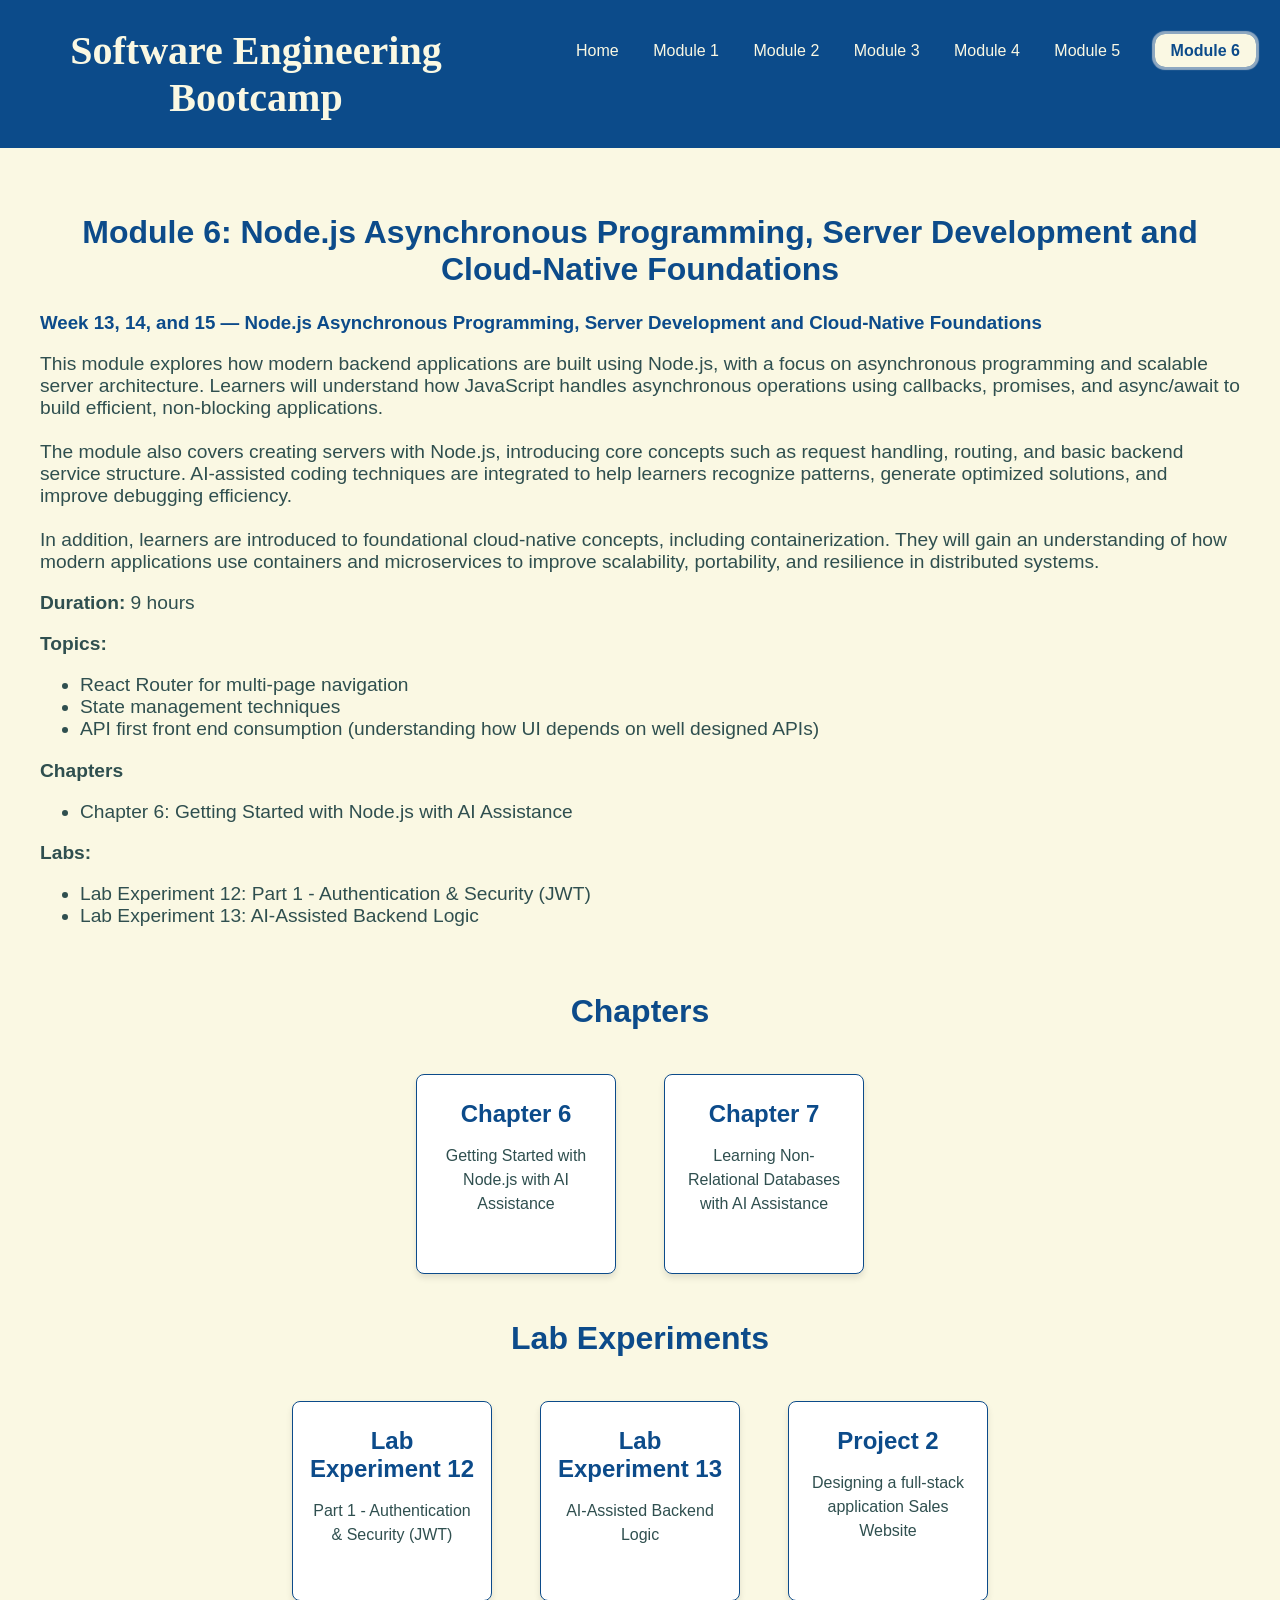
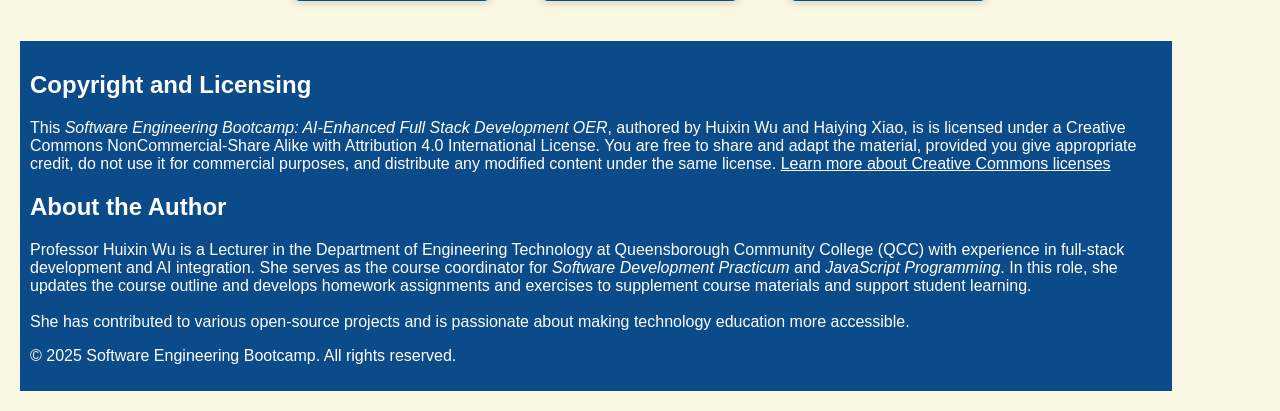
<file: src/modules/templates/module6.html>
<!DOCTYPE html>
<html lang="en">
<head>
    <meta charset="UTF-8">
    <meta name="viewport" content="width=device-width, initial-scale=1.0">
    <title>Module 6: NodeJS</title>
    <link rel="stylesheet" href="../../../public/styles/main.css">
</head>
<body>
    <header>
        <h1 class="title">Software Engineering Bootcamp</h1>
        <nav class="navigation">
            <ul class="nav-home">
                <li><a href="../../../index.html#module-cards">Home</a></li>
                <li><a href="../../modules/templates/module1.html">Module 1</a></li>
                <li><a href="../../modules/templates/module2.html">Module 2</a></li>
                <li><a href="../../modules/templates/module3.html">Module 3</a></li>
                <li><a href="../../modules/templates/module4.html">Module 4</a></li>
                <li><a href="../../modules/templates/module5.html">Module 5</a></li>
                <li><a href="#" class="inactivemodule">Module 6</a></li>
            </ul>
            <button class="nav-toggle" aria-label="Toggle navigation">&#9776;</button>
            <ul class="nav-menu">
                <li><a href="../../../index.html#module-cardss">Home</a></li>
                <li><a href="../../modules/templates/module1.html">Module 1</a></li>
                <li><a href="../../modules/templates/module2.html">Module 2</a></li>
                <li><a href="../../modules/templates/module3.html">Module 3</a></li>
                <li><a href="../../modules/templates/module4.html">Module 4</a></li>
                <li><a href="../../modules/templates/module5.html">Module 5</a></li>
            </ul>
        </nav>
    </header>
    <main>
        <section class="module-content">
            <h2 class="subtitle">Module 6: Node.js Asynchronous Programming, Server Development and Cloud-Native Foundations</h2>
            <h3>Week 13, 14, and 15 — Node.js Asynchronous Programming, Server Development and Cloud-Native Foundations</h3>
            <div class="text_paragraph">This module explores how modern backend applications are built using Node.js, with a focus on asynchronous programming and scalable server architecture. Learners will understand how JavaScript handles asynchronous operations using callbacks, promises, and async/await to build efficient, non-blocking applications.

            <br><br>
          The module also covers creating servers with Node.js, introducing core concepts such as request handling, routing, and basic backend service structure. AI-assisted coding techniques are integrated to help learners recognize patterns, generate optimized solutions, and improve debugging efficiency.
          <br><br>
          In addition, learners are introduced to foundational cloud-native concepts, including containerization. They will gain an understanding of how modern applications use containers and microservices to improve scalability, portability, and resilience in distributed systems.
            </div>
            <div class="text_paragraph">
                <p><b>Duration:</b> 9 hours</p>
                
                <div>
                    <b>Topics:</b>
                    <ul>
                        <li>React Router for multi-page navigation</li>
                        <li>State management techniques</li>
                        <li>API first front end consumption (understanding how UI depends on well designed APIs) </li>
                    </ul>
                </div>

                <div><b>Chapters</b>
                    <ul>
                        <li>Chapter 6: Getting Started with Node.js with AI Assistance</li>
                    </ul>
                </div>

                <div><b>Labs:</b>
                    <ul>
                        <li>Lab Experiment 12: Part 1 - Authentication & Security (JWT) </li>
                        <li>Lab Experiment 13: AI-Assisted Backend Logic</li>
                    </ul>
                </div>
            </div>

        </section>
    </main>
    <article>
        <h2 class="subtitle">Chapters</h2>
        <section class="card-container">
                <div class="card-chapter">
                    <a href="../files/chapters_pdf/chapter6_nodejs.pdf" class="card-link" target="_blank" rel="noopener noreferrer">
                    <div class="card-content">
                        <h3 class="card-title">Chapter 6</h3>
                        <p class="card-text">Getting Started with Node.js with AI Assistance</p>
                    </div>
                    </a>
                </div>

                <div class="card-chapter">
                    <a href="../files/chapters_pdf/chapter7_mongoDB.pdf" class="card-link" target="_blank" rel="noopener noreferrer">
                    <div class="card-content">
                        <h3 class="card-title">Chapter 7</h3>
                        <p class="card-text">Learning Non-Relational Databases with AI Assistance</p>
                    </div>
                    </a>
                </div>


        </section>
    </article>
    <article>
        <h2 class="subtitle">Lab Experiments</h2>
        <section class="card-container">
               <div class="card-chapter">
                    <a href="../files/lab_pdf/LabExperiment12_Authentication_Security_JWT.pdf" class="card-link " target="_blank" rel="noopener noreferrer">
                    <div class="card-content">
                        <h3 class="card-title">Lab Experiment 12</h3>
                        <p class="card-text">Part 1 - Authentication & Security (JWT)</p>
                    </div>
                    </a>
                </div>

                <div class="card-chapter">
                    <a href="../files/lab_pdf/LabExperiment13_AI-Assisted_Backend_Logic.pdf" class="card-link " target="_blank" rel="noopener noreferrer">
                    <div class="card-content">
                        <h3 class="card-title">Lab Experiment 13</h3>
                        <p class="card-text">AI-Assisted Backend Logic</p>
                    </div>
                    </a>
                </div>

                <div class="card-chapter">
                    <a href="" class="card-link linkinactive" target="_blank" rel="noopener noreferrer">
                    <div class="card-content">
                        <h3 class="card-title">Project 2</h3>
                        <p class="card-text">Designing a full-stack application Sales Website</p>
                    </div>
                    </a>
                </div>
                
        </section>
    </article>
<footer class="footer">
        <h2>
           Copyright and Licensing
        </h2>
        <p>
            This <em>Software Engineering Bootcamp: AI-Enhanced Full Stack Development OER</em>, authored by Huixin Wu and Haiying Xiao, is is licensed under a Creative Commons NonCommercial-Share Alike with Attribution 4.0 International License. You are free to share and adapt the material, provided you give appropriate credit, do not use it for commercial purposes, and distribute any modified content under the same license.  
            <a href="https://creativecommons.org/licenses/by-nc-sa/4.0/" target="_blank" rel="noopener noreferrer" style="color: white; text-decoration: underline;">Learn more about Creative Commons licenses</a>
        </p>
        <h2>About the Author</h2>
        <p>
            Professor Huixin Wu is a Lecturer in the Department of Engineering Technology at Queensborough Community College (QCC) with experience in full-stack development and AI integration. She serves as the course coordinator for <em>Software Development Practicum</em> and <em>JavaScript Programming</em>. In this role, she updates the course outline and develops homework assignments and exercises to supplement course materials and support student learning. 
            <br><br>She has contributed to various open-source projects and is passionate about making technology education more accessible.
        </p>
         <p>© 2025 Software Engineering Bootcamp. All rights reserved.</p>
    </footer>
    <script src="../../../scripts/main.js"></script>
</body>
</html>
</file>
<file: public/styles/main.css>
:root {
    --primary-color: #0c4b8a;
    --secondary-color: #faf8e3;
}
* {
    box-sizing: border-box;
}
html {
    scroll-behavior: smooth;
}
body {
    background-color: var(--secondary-color);
    color: var(--primary-color);
    font-family: Arial, sans-serif;
    margin: 0;
    padding: 0;
}

header {
    background-color: var(--primary-color);
    color: white;
    text-align: center;
    display: flex;
    flex-wrap: wrap;
    width: 100%;
}

h1.title {
    font-size: 2.5em;
    font-weight: bold;
    width: 40%;
    color: var(--secondary-color);
    font-family: 'Playfair Display';
}
nav.navigation {
    background-color: var(--primary-color);
    padding: 10px 0;
    text-align: center;
    width: 60%;
    display: inline-block;
}
.nav-home{
    margin: 2rem 0px;
}
nav ul li {
    display: inline;
    list-style-type: none;
}
nav a {
    color: var(--secondary-color);
    text-decoration: none;
    margin: 0 15px;
}

nav a:hover {
    text-decoration: underline;
        font-weight: bold;
}

/* Hide the navigation menu by default on smaller screens */
.nav-menu {
    display: none;
    flex-direction: column;
    align-items: center;
    background-color: rgba(250, 250, 250, 0.9);
    padding: 10px 0;
    list-style: none;
    margin: 0;
}

.nav-menu li {
    margin: 1rem 0;
    display: block;
    width: 100%;
}


.nav-menu a {
    color: var(--primary-color);
    text-decoration: none;
    font-size: 1.2em;
}

/* Show the navigation menu when toggled */
.nav-menu.active {
    display: block;
}
/* inactive navigation module */
.inactivemodule{
    color: var(--primary-color);
    text-decoration: none;
    font-weight: bold;
    box-shadow: 0px 0px 1px 3px rgba(230, 230, 230, 0.6);
    padding: 0.5rem 1rem;
    border-radius: 10px;
    background-color: var(--secondary-color);
    cursor: none;
}
.inactivemodule:hover{
        text-decoration: none;
}
/* Style the nav toggle button */
.nav-toggle {
    display: none;
    background: none;
    border: none;
    color: var(--secondary-color);
    font-size: 2em;
    cursor: pointer;
    position: absolute; 
    right: 20px; 
    top: 20px; 
}
/* Hero Section */
.hero {
    position: relative;
    background-image: url('../../images/intro-image.jpg'); 
    background-size: cover;
    background-position: center;
    height:700px; 
    display: flex;
    align-items: center;
    justify-content: center;
   
}

.hero-text {
    position: absolute;
    color: white;
    text-align: center;
    background: rgba(0, 0, 0, 0.6); 
    padding: 10rem;
    border-radius: 5px;
    font-size: 1.5rem;
    bottom: 0rem;
    top: 0rem;
    left: 0rem;
    right: 0rem;
}

.hero-text h2 {
    font-size: 2.5em;
    font-family: 'Playfair Display', serif;
    margin: 0;
}
.hero a{
    color: white;
    text-decoration: underline;
    font-size: 0.6rem;
    display: inline-block;
    position: absolute;
    bottom: 1rem;
    right: 1rem;
}

.copyright_img{
    color: white;
    font-size: 0.9rem;
    font-style: italic;
}

/**introduction */
.introduction, .learning-outcomes, .module-content, .footer {
    padding: 20px;
    margin: 20px;
}
h2.subtitle{
    text-align: center;
    font-size: 2rem;
    font-weight: bold;
    margin-bottom: 1.5rem;
}
.text_paragraph{color:darkslategray; font-size: 1.2rem;}

/* Card Container */
.card-link{
    text-decoration: none;
    color: inherit;
}
.card-container {
    display: flex;
    justify-content: center;
    align-items: center;
    flex-wrap: wrap;
    gap: 3rem;
    padding: 20px;
}

/* Card Styles */
.card, .card-chapter {
    background-color: white;
    border: 1px solid var(--primary-color);
    border-radius: 8px;
    box-shadow: 0 4px 6px rgba(0, 0, 0, 0.1);
    overflow: hidden;
    width: 480px;
    height: 350px;
    text-align: center;
    transition: transform 0.3s ease, box-shadow 0.3s ease;
}

.card-chapter{
    width: 200px;
    height: 200px;
}

.card:hover, .card-chapter:hover {
    transform: translateY(-5px);
    box-shadow: 0 6px 10px rgba(0, 0, 0, 0.70);
    cursor: pointer;
    filter: brightness(1.1);
}


/* Card Image */
.card-image {
    width: 100%;
    height: 200px;
    object-fit: cover;
}

/* Card Content */
.card-content {
    padding: 15px;
}

.card-title {
    font-size: 1.5rem;
    color: var(--primary-color);
    margin: 10px 0;
}

.card-text {
    font-size: 1rem;
    color: darkslategray;
    line-height: 1.5;
}
.module {
    background-color: white;
    border: 1px solid var(--primary-color);
    border-radius: 5px;
    margin: 2rem;
    padding: 15px;
    box-shadow: 0 2px 5px rgba(0, 0, 0, 0.1);
}

.footer {
    background-color: var(--primary-color);
    color: white;
    padding: 10px;
    width: 90%;
}

/* Add responsive styles for tablet view */
@media (max-width: 1100px) {
    h1.title {
        font-size: 1.7em;
        width: 100%;
        text-align: center;
    }

    .nav-toggle {
        display: block;
    }

    .nav-home {
        display: none; /* Initially hidden */
    }
    nav.navigation {
        width: 50%;
        margin-left: auto;
    }
    .card{
        width: 45%;
    }

}
</file>
